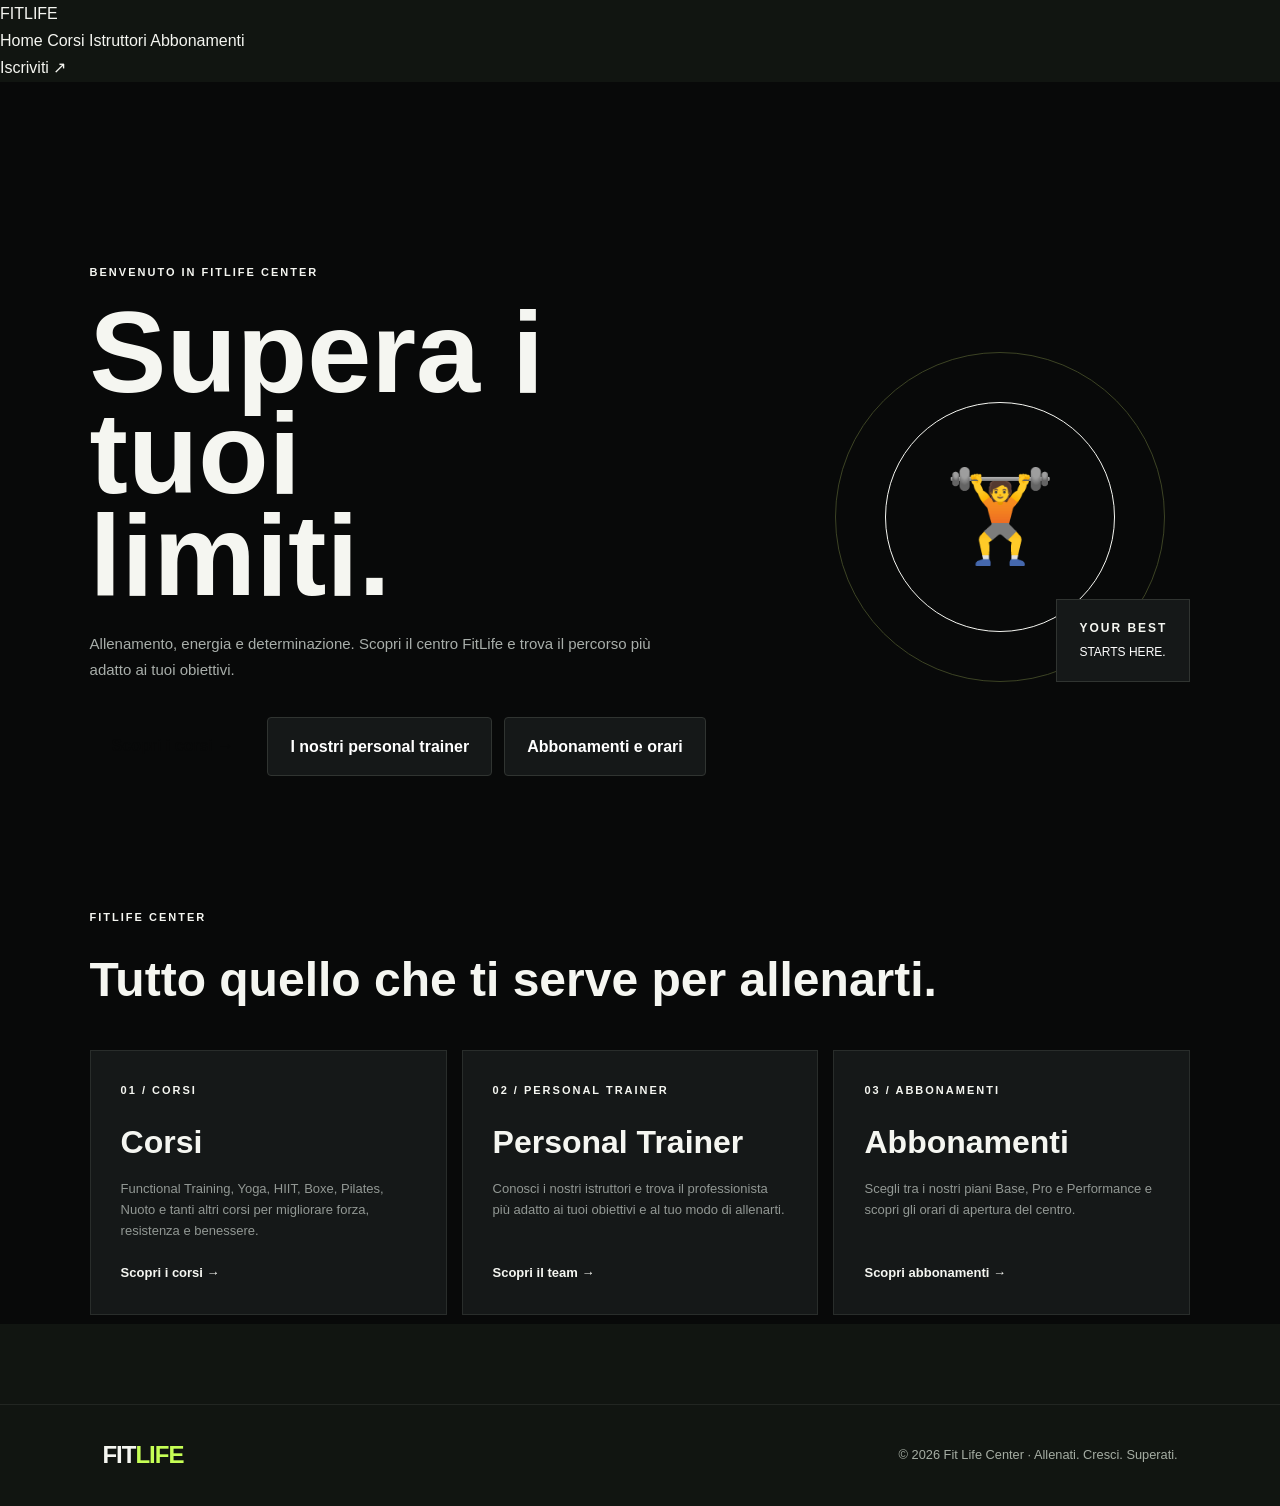
<file: index.html>
<!DOCTYPE html>
<html lang="it">
<head>
    <meta charset="UTF-8">
    <meta name="viewport" content="width=device-width, initial-scale=1.0">

    <title>FitLife Center — Home</title>

    <link rel="stylesheet" href="style.css">

    <style>
        .home-page {
            min-height: 100vh;
            padding: 120px 7% 9px;
            background: #080909;
        }

        .home-hero {
            max-width: 1280px;
            margin: auto;
            min-height: 70vh;
            display: flex;
            align-items: center;
            justify-content: space-between;
            gap: 60px;
        }

        .home-content {
            max-width: 700px;
        }

        .accent {
            color: var(--lime);
            font-size: 11px;
            font-weight: 900;
            letter-spacing: 2px;
        }

        .home-content h1 {
            font-family: Oswald, sans-serif;
            font-size: clamp(60px, 9vw, 120px);
            line-height: .88;
            margin: 18px 0 25px;
        }

        .home-content h1 span {
            color: var(--lime);
        }

        .home-content p {
            color: #a8aeaa;
            max-width: 600px;
            line-height: 1.7;
            font-size: 15px;
        }

        .home-buttons {
            display: flex;
            flex-wrap: wrap;
            gap: 12px;
            margin-top: 35px;
        }

        .home-button {
            display: inline-block;
            padding: 15px 22px;
            background: var(--lime);
            color: #080909;
            font-weight: 900;
            text-decoration: none;
            border-radius: 4px;
            transition: .2s;
        }

        .home-button:hover {
            transform: translateY(-3px);
        }

        .home-button.secondary {
            background: #151818;
            color: #fff;
            border: 1px solid #303431;
        }

        .home-visual {
            width: 380px;
            height: 380px;
            position: relative;
            display: flex;
            align-items: center;
            justify-content: center;
            flex-shrink: 0;
        }

        .visual-circle {
            position: absolute;
            border-radius: 50%;
            border: 1px solid #3c4324;
        }

        .circle-one {
            width: 330px;
            height: 330px;
        }

        .circle-two {
            width: 230px;
            height: 230px;
            border-color: var(--lime);
        }

        .fitness-icon {
            font-size: 90px;
            z-index: 2;
        }

        .visual-card {
            position: absolute;
            right: 0;
            bottom: 25px;
            background: #151818;
            border: 1px solid #303431;
            padding: 18px 22px;
            display: flex;
            flex-direction: column;
        }

        .visual-card strong {
            color: var(--lime);
            font-size: 12px;
            letter-spacing: 2px;
        }

        .visual-card span {
            color: white;
            font-size: 12px;
            margin-top: 4px;
        }

        .home-sections {
            max-width: 1280px;
            margin: 70px auto 0;
        }

        .home-sections-title {
            margin-bottom: 30px;
        }

        .home-sections-title h2 {
            font-family: Oswald, sans-serif;
            font-size: 48px;
            margin-top: 10px;
        }

        .home-sections-title h2 span {
            color: var(--lime);
        }

        .home-grid {
            display: grid;
            grid-template-columns: repeat(3, 1fr);
            gap: 15px;
        }

        .home-card {
            background: #151818;
            border: 1px solid #292d2b;
            padding: 30px;
            min-height: 260px;
            display: flex;
            flex-direction: column;
            transition: .25s;
        }

        .home-card:hover {
            transform: translateY(-5px);
            border-color: var(--lime);
        }

        .home-card-number {
            color: var(--lime);
            font-size: 11px;
            font-weight: 900;
            letter-spacing: 2px;
        }

        .home-card h3 {
            font-family: Oswald, sans-serif;
            font-size: 32px;
            margin: 15px 0 10px;
        }

        .home-card p {
            color: #929894;
            font-size: 13px;
            line-height: 1.6;
        }

        .card-link {
            margin-top: auto;
            padding-top: 20px;
            color: var(--lime);
            font-weight: 900;
            text-decoration: none;
            font-size: 13px;
        }

        footer {
            margin-top: 80px;
        }

        @media(max-width: 850px) {
            .home-hero {
                flex-direction: column;
                align-items: flex-start;
            }

            .home-visual {
                width: 100%;
                max-width: 380px;
                margin: auto;
            }

            .home-grid {
                grid-template-columns: 1fr;
            }
        }

        @media(max-width: 500px) {
            .home-page {
                padding: 100px 6% 50px;
            }

            .home-buttons {
                flex-direction: column;
            }

            .home-button {
                text-align: center;
            }
        }
    </style>
</head>

<body>

<header class="header">
    <nav class="nav">

        <a href="index.html" class="brand">
            FIT<span>LIFE</span>
        </a>

        <div class="nav-links">
            <a href="index.html">Home</a>
            <a href="sezione-a.html">Corsi</a>
            <a href="sezione-b.html">Istruttori</a>
            <a href="sezione-c.html">Abbonamenti</a>
        </div>

        <a class="nav-cta" href="sezione-c.html">
            Iscriviti <span>↗</span>
        </a>

    </nav>
</header>


<main class="home-page">

    <!-- HERO -->
    <section class="home-hero">

        <div class="home-content">

            <small class="accent">
                BENVENUTO IN FITLIFE CENTER
            </small>

            <h1>
                Supera i tuoi<br>
                <span>limiti.</span>
            </h1>

            <p>
                Allenamento, energia e determinazione.
                Scopri il centro FitLife e trova il percorso
                più adatto ai tuoi obiettivi.
            </p>

            <div class="home-buttons">

                <a href="sezione-a.html" class="home-button">
                    Scopri i corsi →
                </a>

                <a href="sezione-b.html" class="home-button secondary">
                    I nostri personal trainer
                </a>

                <a href="sezione-c.html" class="home-button secondary">
                    Abbonamenti e orari
                </a>

            </div>

        </div>


        <div class="home-visual">

            <div class="visual-circle circle-one"></div>
            <div class="visual-circle circle-two"></div>

            <div class="fitness-icon">
                🏋️
            </div>

            <div class="visual-card">
                <strong>YOUR BEST</strong>
                <span>STARTS HERE.</span>
            </div>

        </div>

    </section>


    <!-- TRE SEZIONI -->
    <section class="home-sections">

        <div class="home-sections-title">

            <small class="accent">
                FITLIFE CENTER
            </small>

            <h2>
                Tutto quello che ti serve per
                <span>allenarti.</span>
            </h2>

        </div>


        <div class="home-grid">


            <!-- CORSI -->
            <article class="home-card">

                <span class="home-card-number">
                    01 / CORSI
                </span>

                <h3>
                    Corsi
                </h3>

                <p>
                    Functional Training, Yoga, HIIT, Boxe,
                    Pilates, Nuoto e tanti altri corsi per
                    migliorare forza, resistenza e benessere.
                </p>

                <a href="sezione-a.html" class="card-link">
                    Scopri i corsi →
                </a>

            </article>


            <!-- PERSONAL TRAINER -->
            <article class="home-card">

                <span class="home-card-number">
                    02 / PERSONAL TRAINER
                </span>

                <h3>
                    Personal Trainer
                </h3>

                <p>
                    Conosci i nostri istruttori e trova il
                    professionista più adatto ai tuoi obiettivi
                    e al tuo modo di allenarti.
                </p>

                <a href="sezione-b.html" class="card-link">
                    Scopri il team →
                </a>

            </article>


            <!-- ABBONAMENTI -->
            <article class="home-card">

                <span class="home-card-number">
                    03 / ABBONAMENTI
                </span>

                <h3>
                    Abbonamenti
                </h3>

                <p>
                    Scegli tra i nostri piani Base, Pro e
                    Performance e scopri gli orari di apertura
                    del centro.
                </p>

                <a href="sezione-c.html" class="card-link">
                    Scopri abbonamenti →
                </a>

            </article>


        </div>

    </section>

</main>


<footer>

    <a href="index.html" class="logo">
        FIT<span>LIFE</span>
    </a>

    <p>
        © 2026 Fit Life Center · Allenati. Cresci. Superati.
    </p>

</footer>


</body>
</html>
</file>
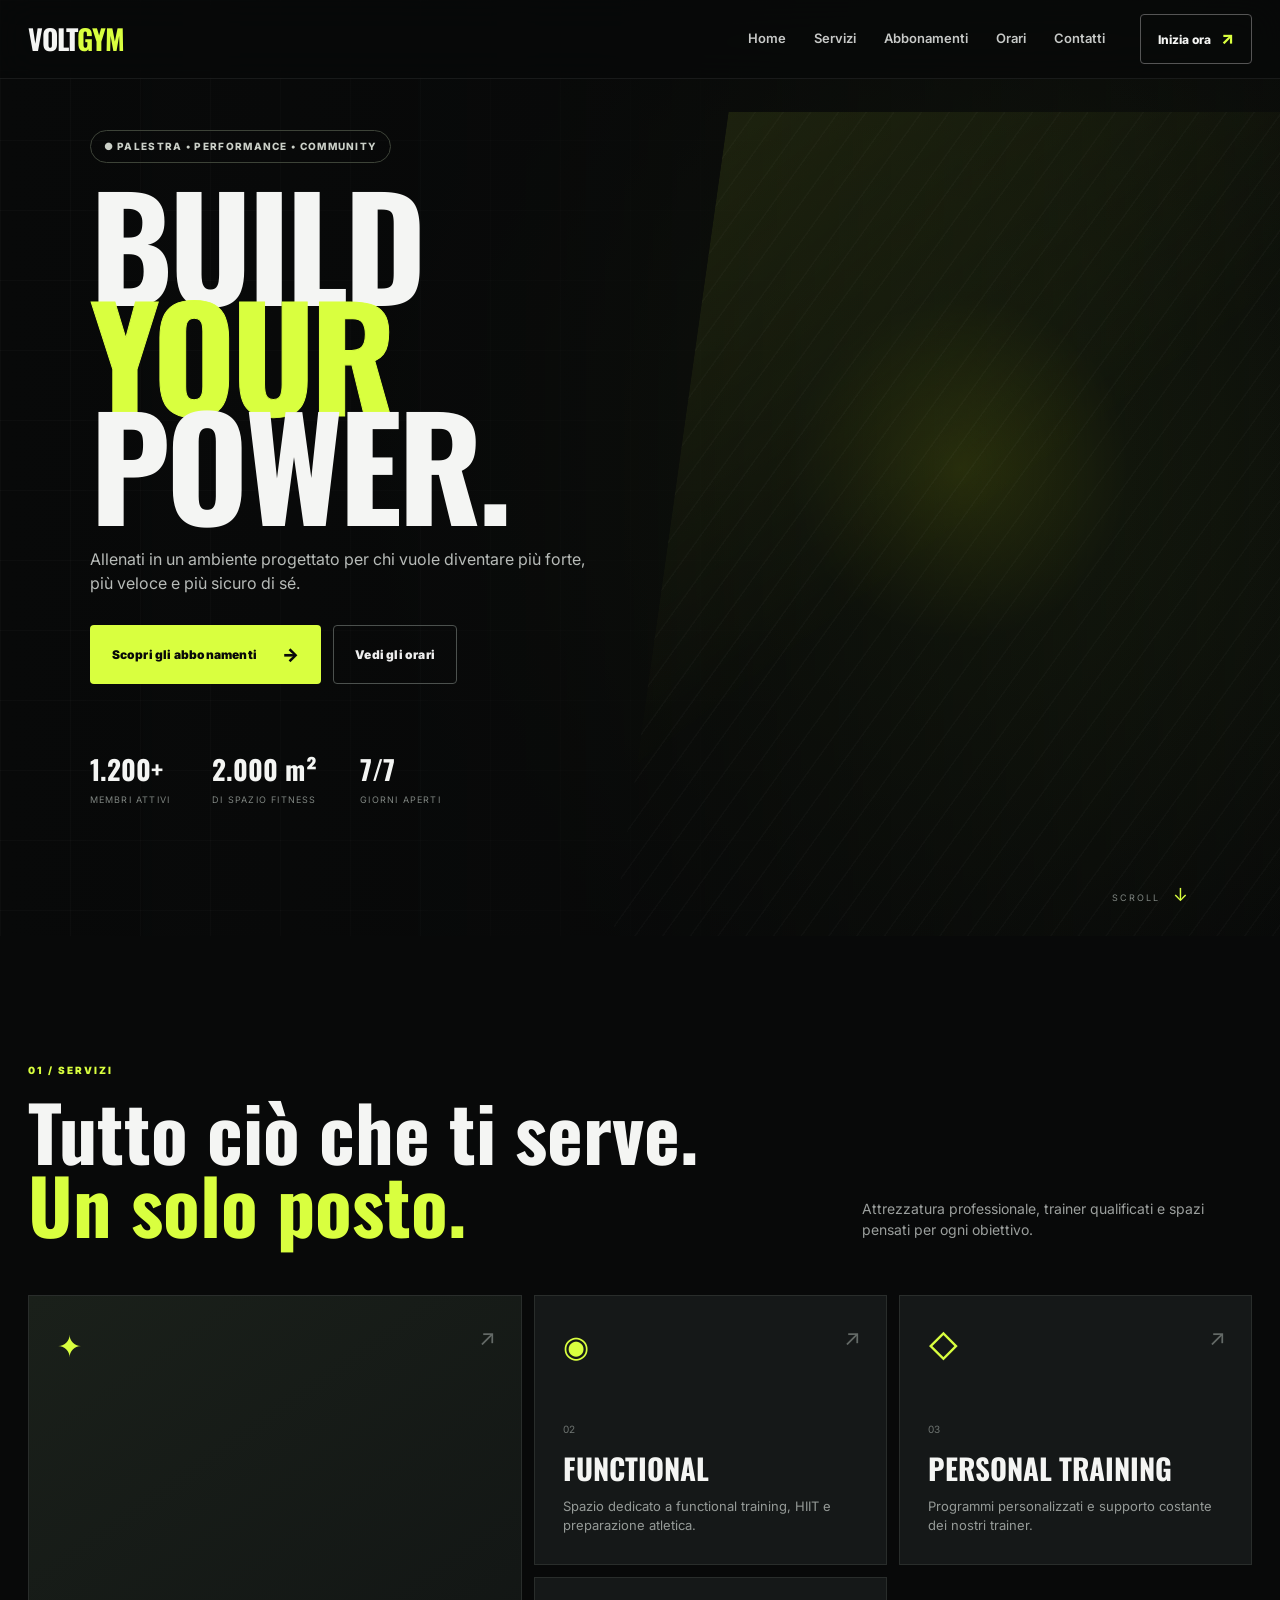
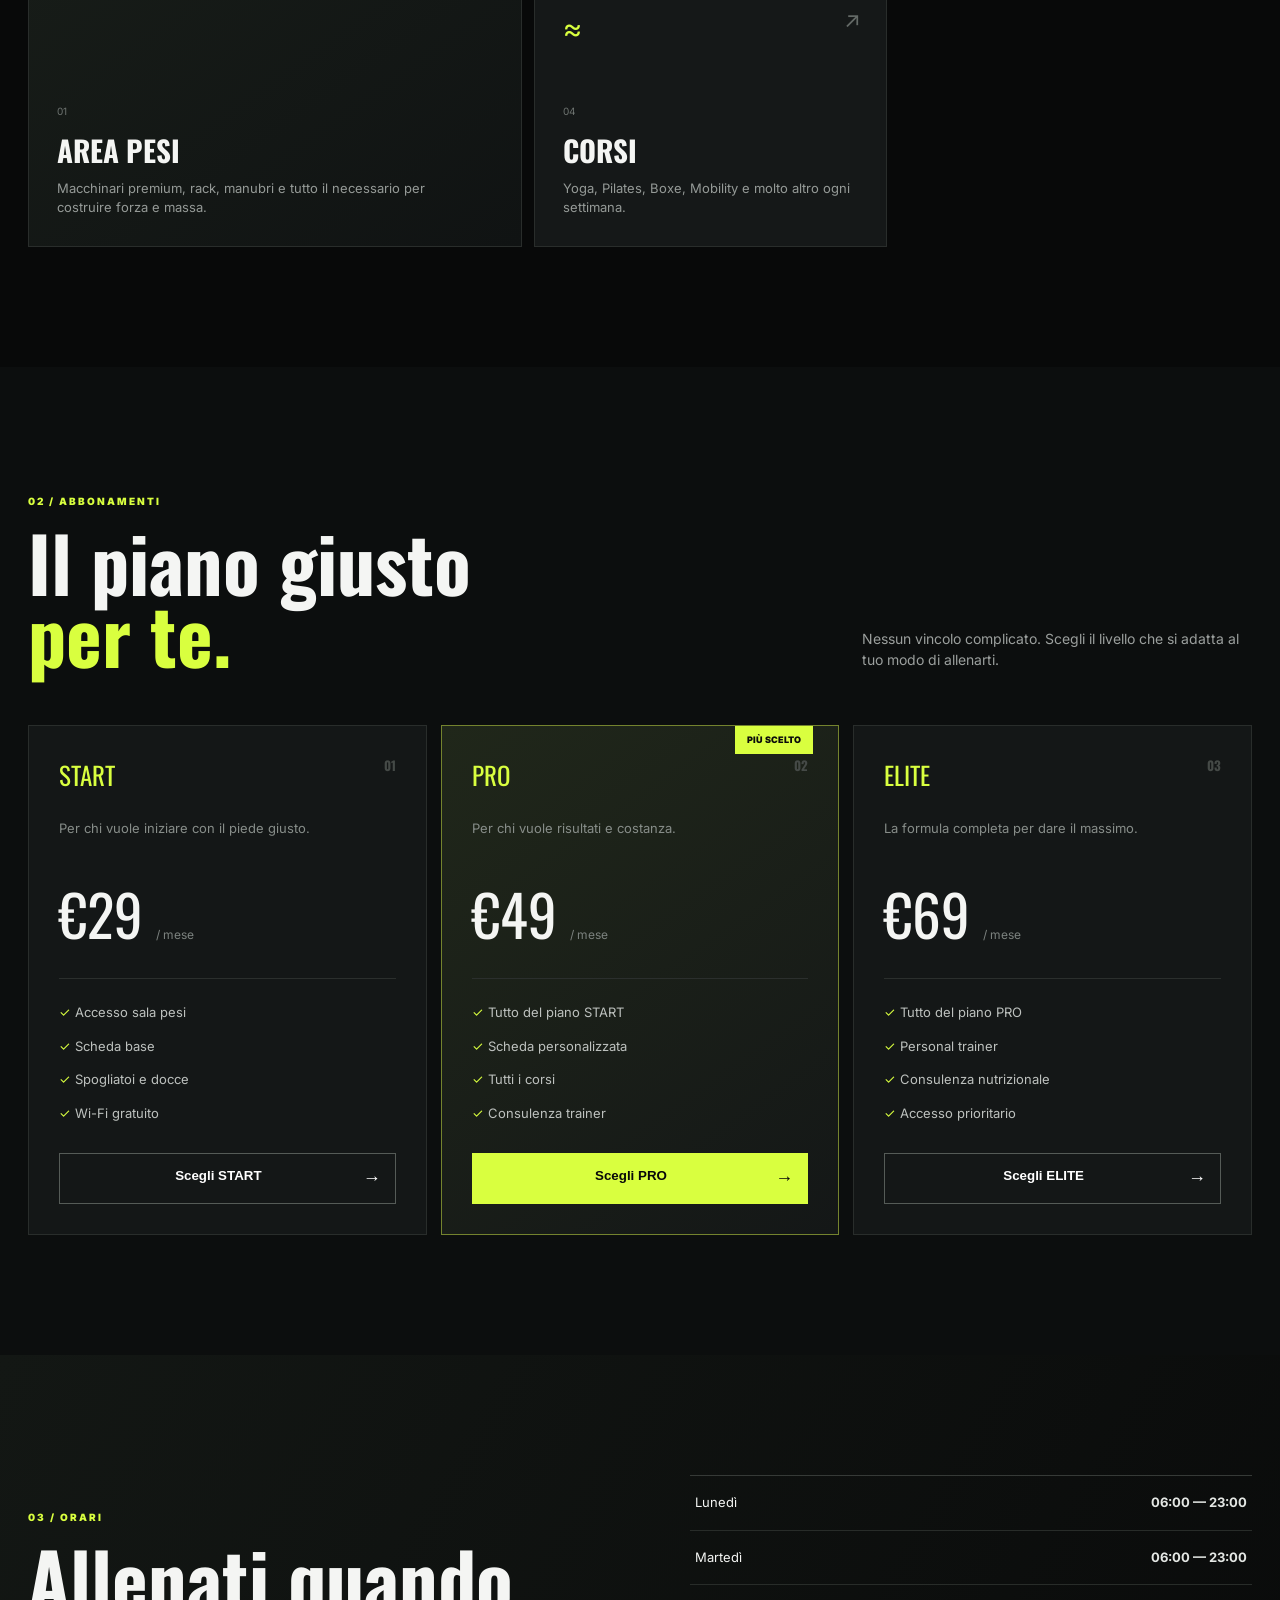
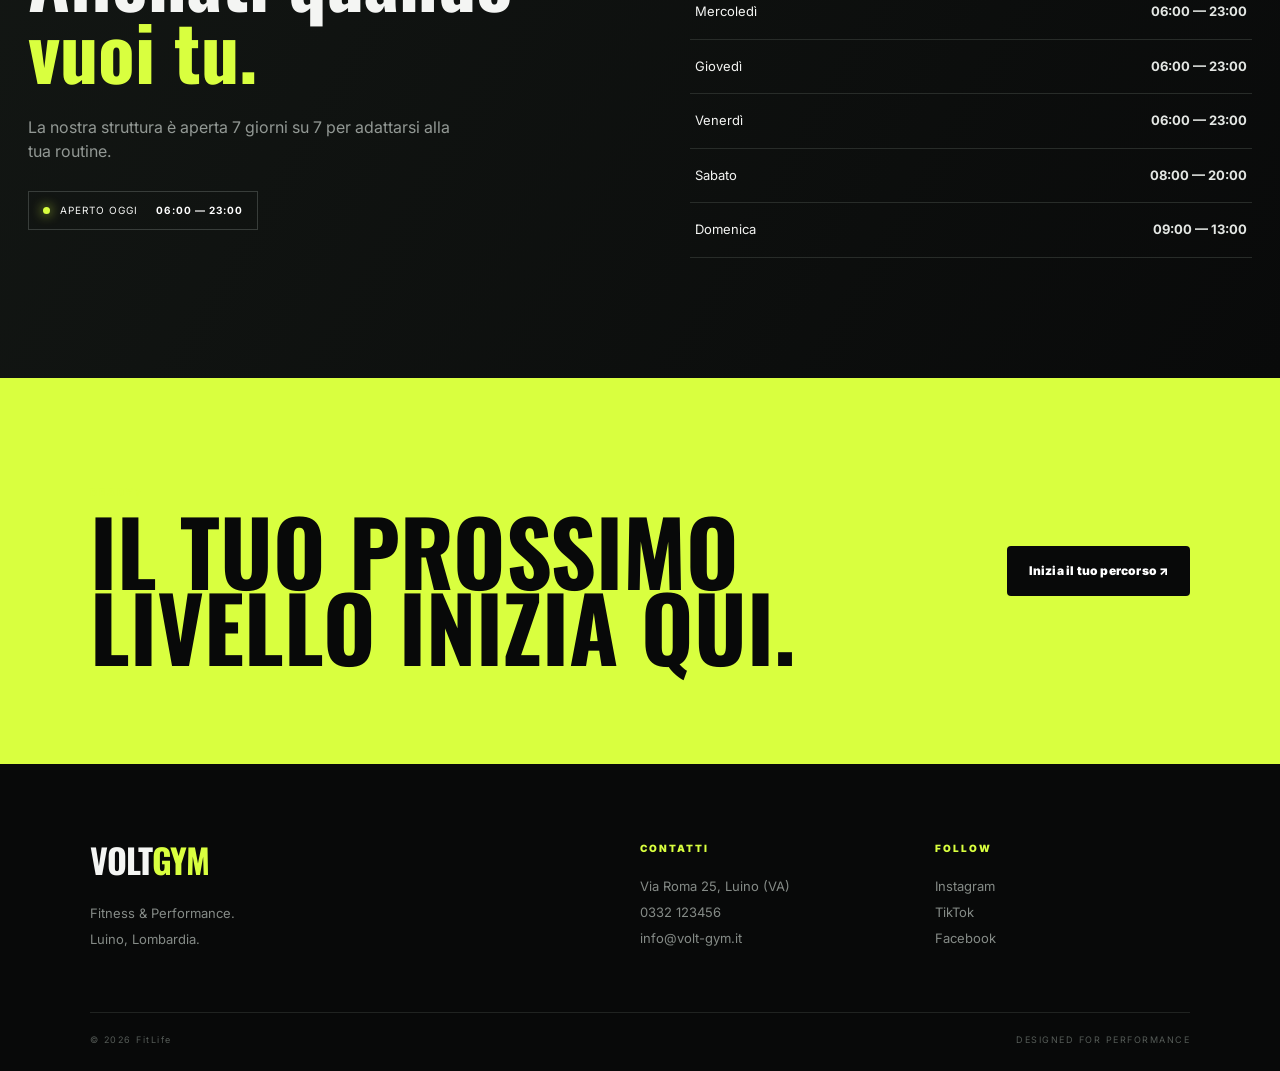
<file: paginaWeb/index.html>
<!DOCTYPE html>
<html lang="it">
<head>
  <meta charset="UTF-8">
  <meta name="viewport" content="width=device-width, initial-scale=1.0">
  <title>FitLife — Fitness & Performance</title>
  <link rel="preconnect" href="https://fonts.googleapis.com">
  <link rel="preconnect" href="https://fonts.gstatic.com" crossorigin>
  <link href="https://fonts.googleapis.com/css2?family=Inter:wght@400;500;600;700;800;900&family=Oswald:wght@500;600;700&display=swap" rel="stylesheet">
  <link rel="stylesheet" href="style.css">
</head>
<body>

<header class="header">
  <nav class="nav">
    <a href="#home" class="brand">VOLT<span>GYM</span></a>
    <div class="nav-links" id="navLinks">
      <a href="#home">Home</a>
      <a href="#servizi">Servizi</a>
      <a href="#abbonamenti">Abbonamenti</a>
      <a href="#orari">Orari</a>
      <a href="#contatti">Contatti</a>
    </div>
    <a class="nav-cta" href="#abbonamenti">Inizia ora <span>↗</span></a>
    <button class="hamburger" id="hamburger">☰</button>
  </nav>
</header>

<main>
<section id="home" class="hero">
  <div class="hero-overlay"></div>
  <div class="hero-grid"></div>
  <div class="hero-content">
    <div class="pill">● PALESTRA • PERFORMANCE • COMMUNITY</div>
    <h1>BUILD<br><em>YOUR</em><br>POWER.</h1>
    <p>Allenati in un ambiente progettato per chi vuole diventare più forte, più veloce e più sicuro di sé.</p>
    <div class="hero-buttons">
      <a class="btn btn-primary" href="#abbonamenti">Scopri gli abbonamenti <span>→</span></a>
      <a class="btn btn-ghost" href="#orari">Vedi gli orari</a>
    </div>
    <div class="hero-stats">
      <div><strong>1.200+</strong><span>MEMBRI ATTIVI</span></div>
      <div><strong>2.000 m²</strong><span>DI SPAZIO FITNESS</span></div>
      <div><strong>7/7</strong><span>GIORNI APERTI</span></div>
    </div>
  </div>
  <div class="scroll">SCROLL <span>↓</span></div>
</section>

<section id="servizi" class="section services">
  <div class="section-head">
    <div><small>01 / SERVIZI</small><h2>Tutto ciò che ti serve.<br><span>Un solo posto.</span></h2></div>
    <p>Attrezzatura professionale, trainer qualificati e spazi pensati per ogni obiettivo.</p>
  </div>
  <div class="service-grid">
    <article class="service-card large"><div class="service-icon">✦</div><div><small>01</small><h3>AREA PESI</h3><p>Macchinari premium, rack, manubri e tutto il necessario per costruire forza e massa.</p></div><span class="arrow">↗</span></article>
    <article class="service-card"><div class="service-icon">◉</div><div><small>02</small><h3>FUNCTIONAL</h3><p>Spazio dedicato a functional training, HIIT e preparazione atletica.</p></div><span class="arrow">↗</span></article>
    <article class="service-card"><div class="service-icon">◇</div><div><small>03</small><h3>PERSONAL TRAINING</h3><p>Programmi personalizzati e supporto costante dei nostri trainer.</p></div><span class="arrow">↗</span></article>
    <article class="service-card"><div class="service-icon">≈</div><div><small>04</small><h3>CORSI</h3><p>Yoga, Pilates, Boxe, Mobility e molto altro ogni settimana.</p></div><span class="arrow">↗</span></article>
  </div>
</section>

<section id="abbonamenti" class="section pricing">
  <div class="section-head centered">
    <div><small>02 / ABBONAMENTI</small><h2>Il piano giusto<br><span>per te.</span></h2></div>
    <p>Nessun vincolo complicato. Scegli il livello che si adatta al tuo modo di allenarti.</p>
  </div>
  <div class="pricing-grid">
    <article class="price-card">
      <div class="price-top"><span>START</span><b>01</b></div>
      <p class="price-desc">Per chi vuole iniziare con il piede giusto.</p>
      <div class="price">€29 <small>/ mese</small></div>
      <ul><li>✓ Accesso sala pesi</li><li>✓ Scheda base</li><li>✓ Spogliatoi e docce</li><li>✓ Wi-Fi gratuito</li></ul>
      <button class="choose" data-plan="START">Scegli START <span>→</span></button>
    </article>
    <article class="price-card featured">
      <div class="popular">PIÙ SCELTO</div>
      <div class="price-top"><span>PRO</span><b>02</b></div>
      <p class="price-desc">Per chi vuole risultati e costanza.</p>
      <div class="price">€49 <small>/ mese</small></div>
      <ul><li>✓ Tutto del piano START</li><li>✓ Scheda personalizzata</li><li>✓ Tutti i corsi</li><li>✓ Consulenza trainer</li></ul>
      <button class="choose" data-plan="PRO">Scegli PRO <span>→</span></button>
    </article>
    <article class="price-card">
      <div class="price-top"><span>ELITE</span><b>03</b></div>
      <p class="price-desc">La formula completa per dare il massimo.</p>
      <div class="price">€69 <small>/ mese</small></div>
      <ul><li>✓ Tutto del piano PRO</li><li>✓ Personal trainer</li><li>✓ Consulenza nutrizionale</li><li>✓ Accesso prioritario</li></ul>
      <button class="choose" data-plan="ELITE">Scegli ELITE <span>→</span></button>
    </article>
  </div>
</section>

<section id="orari" class="hours">
  <div class="hours-inner">
    <div>
      <small>03 / ORARI</small>
      <h2>Allenati quando<br><span>vuoi tu.</span></h2>
      <p>La nostra struttura è aperta 7 giorni su 7 per adattarsi alla tua routine.</p>
      <div class="open-now"><i></i> APERTO OGGI <strong>06:00 — 23:00</strong></div>
    </div>
    <div class="schedule">
      <div><span>Lunedì</span><b>06:00 — 23:00</b></div>
      <div><span>Martedì</span><b>06:00 — 23:00</b></div>
      <div><span>Mercoledì</span><b>06:00 — 23:00</b></div>
      <div><span>Giovedì</span><b>06:00 — 23:00</b></div>
      <div><span>Venerdì</span><b>06:00 — 23:00</b></div>
      <div><span>Sabato</span><b>08:00 — 20:00</b></div>
      <div><span>Domenica</span><b>09:00 — 13:00</b></div>
    </div>
  </div>
</section>

<section class="banner">
  <div><small>READY?</small><h2>IL TUO PROSSIMO<br><em>LIVELLO INIZIA QUI.</em></h2></div>
  <a class="btn btn-dark" href="#abbonamenti">Inizia il tuo percorso ↗</a>
</section>
</main>

<footer id="contatti">
  <div class="footer-main">
    <div><a class="brand" href="#home">VOLT<span>GYM</span></a><p>Fitness & Performance.<br>Luino, Lombardia.</p></div>
    <div><small>CONTATTI</small><p>Via Roma 25, Luino (VA)<br>0332 123456<br>info@volt-gym.it</p></div>
    <div><small>FOLLOW</small><p>Instagram<br>TikTok<br>Facebook</p></div>
  </div>
  <div class="footer-bottom"><span>© 2026 FitLife</span><span>DESIGNED FOR PERFORMANCE</span></div>
</footer>

<div class="modal" id="modal">
  <div class="modal-box">
    <button class="close" id="close">×</button>
    <small>RICHIESTA ISCRIZIONE</small>
    <h2>Piano <span id="planName"></span></h2>
    <p>Lascia i tuoi dati. Ti ricontatteremo per completare l'iscrizione.</p>
    <form id="form">
      <input required placeholder="Nome e cognome">
      <input required type="email" placeholder="Email">
      <input placeholder="Numero di telefono">
      <button class="btn btn-primary" type="submit">Invia richiesta →</button>
    </form>
    <div id="success"></div>
  </div>
</div>
<script src="script.js"></script>
</body>
</html>
</file>
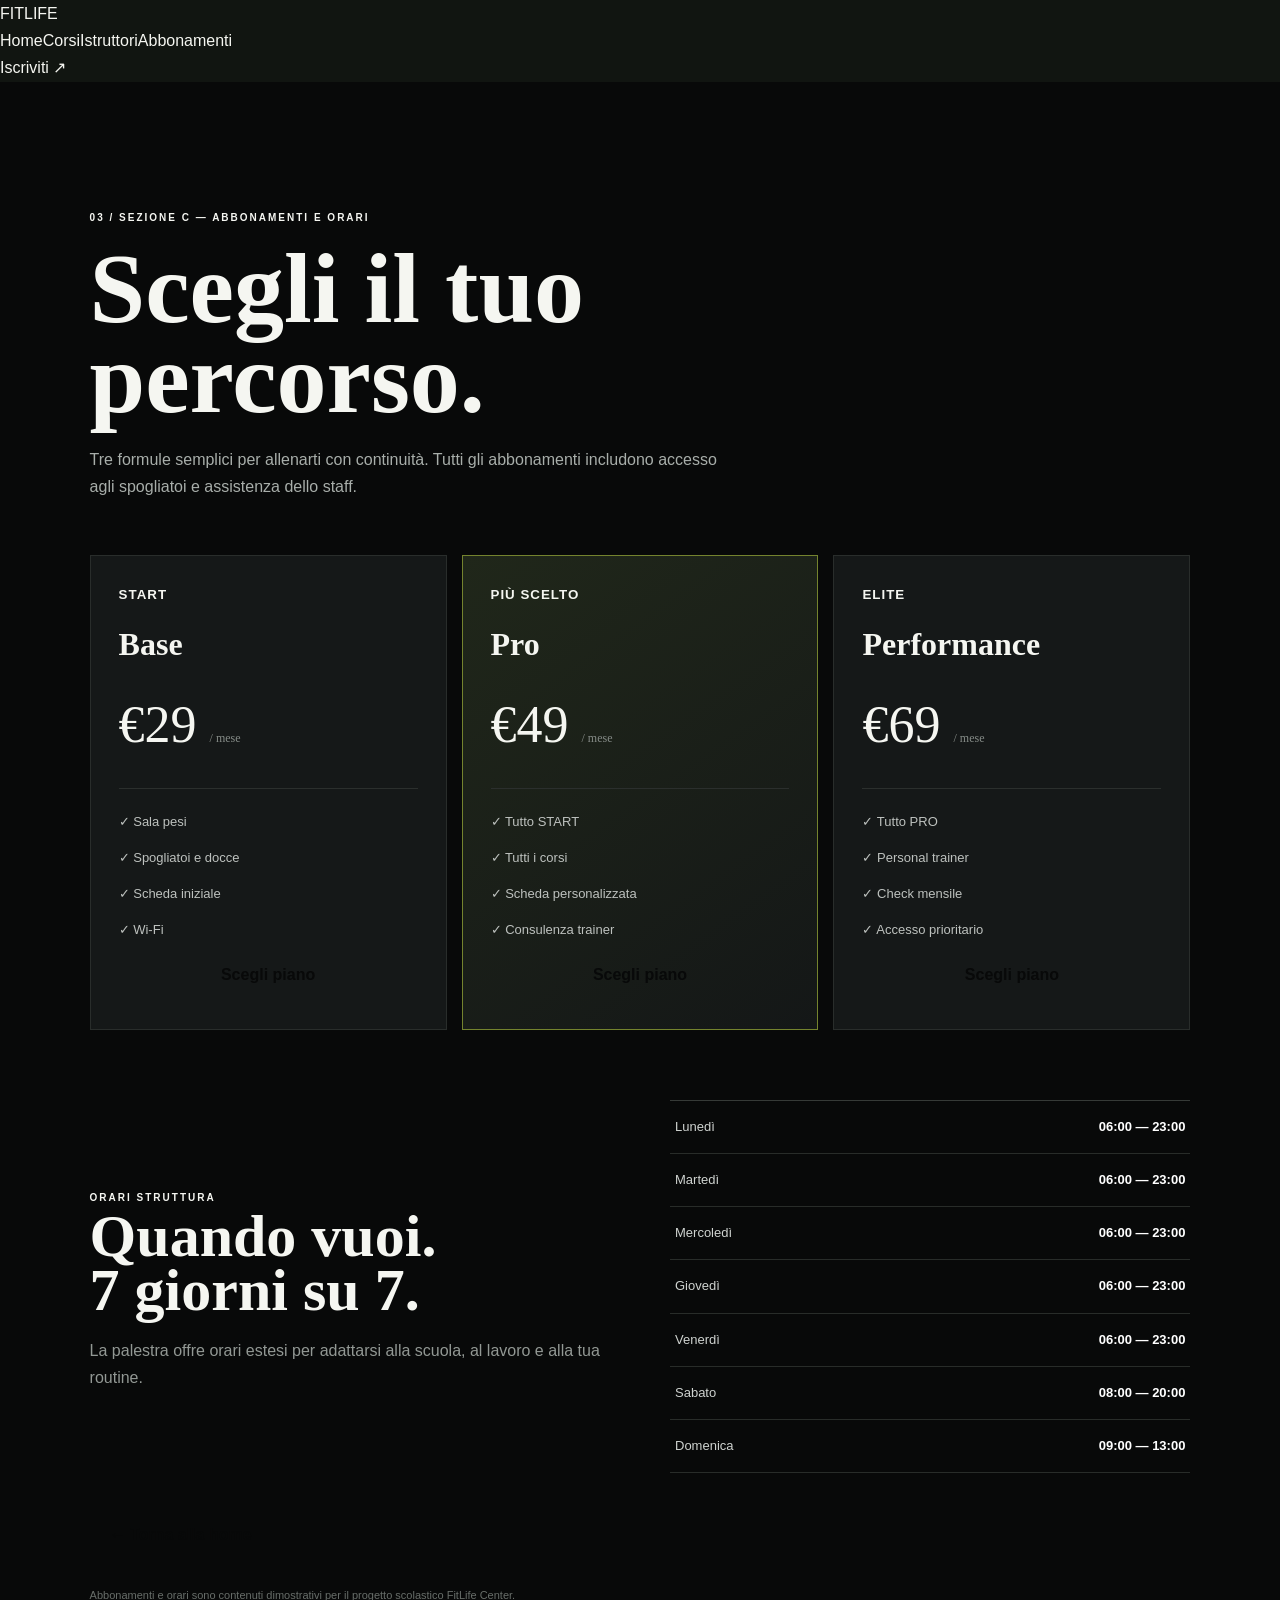
<file: sezione-c.html>
<!DOCTYPE html>
<html lang="it"><head><meta charset="UTF-8"><meta name="viewport" content="width=device-width, initial-scale=1.0"><title>FitLife Center — Abbonamenti e orari</title><link rel="stylesheet" href="style.css"><style>
.section-page{min-height:100vh;padding:120px 7% 70px;background:#080909}.intro{max-width:760px;margin-bottom:55px}.accent{color:var(--lime);font-size:10px;font-weight:900;letter-spacing:2px}.intro h1{font-family:Oswald;font-size:clamp(55px,8vw,100px);line-height:.9;margin-top:15px}.intro h1 span{color:var(--lime)}.intro p{color:#a8aeaa;max-width:650px;margin-top:22px}.plan-grid{max-width:1280px;margin:auto;display:grid;grid-template-columns:repeat(3,1fr);gap:15px}.plan{background:#151818;border:1px solid #292d2b;padding:28px;min-height:390px;display:flex;flex-direction:column}.plan.featured{border-color:#74832e;background:linear-gradient(145deg,#20271a,#141717)}.plan small{color:var(--lime);font-weight:900;letter-spacing:1px}.plan h2{font-family:Oswald;font-size:32px;margin:10px 0}.price{font-family:Oswald;font-size:52px}.price span{font-family:Inter;font-size:12px;color:#858b87}.plan ul{list-style:none;border-top:1px solid #2b2f2d;margin-top:18px;padding-top:15px;color:#bdc1be;font-size:13px}.plan li{padding:7px 0}.plan a{margin-top:auto;background:var(--lime);color:#080909;text-align:center;padding:13px;font-weight:900}.hours-box{max-width:1280px;margin:70px auto 0;display:grid;grid-template-columns:1fr 1fr;gap:60px;align-items:center}.hours-box h2{font-family:Oswald;font-size:60px;line-height:.9}.hours-box h2 span{color:var(--lime)}.hours-box p{color:#929894;margin-top:20px}.schedule{border-top:1px solid #363a37}.schedule div{display:flex;justify-content:space-between;padding:15px 5px;border-bottom:1px solid #282c29;color:#cfd3d0;font-size:13px}.schedule b{color:#fff}.home-link{display:inline-block;margin-top:35px;padding:13px 20px;background:var(--lime);color:#080909;font-weight:900;border-radius:4px}.note{max-width:1280px;margin:25px auto 0;color:#686e6a;font-size:11px}@media(max-width:850px){.plan-grid,.hours-box{grid-template-columns:1fr}.hours-box{gap:40px}}
</style></head><body><header class="header"><nav class="nav"><a href="index.html" class="brand">FIT<span>LIFE</span></a><div class="nav-links"><a href="index.html">Home</a><a href="sezione-a.html">Corsi</a><a href="sezione-b.html">Istruttori</a><a href="sezione-c.html">Abbonamenti</a></div><a class="nav-cta" href="sezione-c.html">Iscriviti <span>↗</span></a></nav></header>
<main class="section-page"><div class="intro"><small class="accent">03 / SEZIONE C — ABBONAMENTI E ORARI</small><h1>Scegli il tuo<br><span>percorso.</span></h1><p>Tre formule semplici per allenarti con continuità. Tutti gli abbonamenti includono accesso agli spogliatoi e assistenza dello staff.</p></div><div class="plan-grid">
<article class="plan"><small>START</small><h2>Base</h2><div class="price">€29 <span>/ mese</span></div><ul><li>✓ Sala pesi</li><li>✓ Spogliatoi e docce</li><li>✓ Scheda iniziale</li><li>✓ Wi-Fi</li></ul><a href="index.html#abbonamenti">Scegli piano</a></article>
<article class="plan featured"><small>PIÙ SCELTO</small><h2>Pro</h2><div class="price">€49 <span>/ mese</span></div><ul><li>✓ Tutto START</li><li>✓ Tutti i corsi</li><li>✓ Scheda personalizzata</li><li>✓ Consulenza trainer</li></ul><a href="index.html#abbonamenti">Scegli piano</a></article>
<article class="plan"><small>ELITE</small><h2>Performance</h2><div class="price">€69 <span>/ mese</span></div><ul><li>✓ Tutto PRO</li><li>✓ Personal trainer</li><li>✓ Check mensile</li><li>✓ Accesso prioritario</li></ul><a href="index.html#abbonamenti">Scegli piano</a></article>
</div><div class="hours-box"><div><small class="accent">ORARI STRUTTURA</small><h2>Quando vuoi.<br><span>7 giorni su 7.</span></h2><p>La palestra offre orari estesi per adattarsi alla scuola, al lavoro e alla tua routine.</p></div><div class="schedule"><div><span>Lunedì</span><b>06:00 — 23:00</b></div><div><span>Martedì</span><b>06:00 — 23:00</b></div><div><span>Mercoledì</span><b>06:00 — 23:00</b></div><div><span>Giovedì</span><b>06:00 — 23:00</b></div><div><span>Venerdì</span><b>06:00 — 23:00</b></div><div><span>Sabato</span><b>08:00 — 20:00</b></div><div><span>Domenica</span><b>09:00 — 13:00</b></div></div></div><a class="home-link" href="index.html">← Torna alla home</a><p class="note">Abbonamenti e orari sono contenuti dimostrativi per il progetto scolastico FitLife Center.</p></main></body></html>
</file>
<file: style.css>
:root {
  --dark: #111511;
  --surface: #1b211c;
  --green: #c6ff55;
  --white: #f5f6f1;
  --muted: #a5ada3;
}

* {
  margin: 0;
  padding: 0;
  box-sizing: border-box;
}

html {
  scroll-behavior: smooth;
  scroll-padding-top: 30px;
}

body {
  font-family: 'Montserrat', sans-serif;
  background: var(--dark);
  color: var(--white);
  line-height: 1.7;
}

a {
  text-decoration: none;
  color: inherit;
}

.hero {
  min-height: 600px;
  padding: 24px 8% 100px;
  position: relative;
  overflow: hidden;
  background:
    radial-gradient(ellipse at 85% 30%, #35472b 0%, transparent 45%),
    linear-gradient(135deg, #111511, #20291d);
}

.navbar {
  display: flex;
  justify-content: space-between;
  align-items: center;
  max-width: 1400px;
  margin: auto;
}

.logo {
  font-size: 1.5rem;
  font-weight: 800;
  letter-spacing: -1px;
}

.logo span,
.hero h1 span,
.section-heading h2 span,
.cta-section h2 span {
  color: var(--green);
}

.nav-button {
  border: 1px solid #64705d;
  padding: 10px 22px;
  border-radius: 30px;
  font-size: 0.85rem;
  transition: 0.3s;
}

.nav-button:hover {
  background: var(--green);
  color: var(--dark);
}

.hero-content {
  max-width: 1400px;
  margin: 100px auto 0;
  position: relative;
  z-index: 2;
}

.eyebrow {
  color: var(--green);
  font-size: 0.75rem;
  font-weight: 700;
  letter-spacing: 3px;
  margin-bottom: 18px;
}

.hero h1 {
  font-size: clamp(3.5rem, 8vw, 7rem);
  line-height: 1.05;
  font-weight: 800;
  letter-spacing: -5px;
}

.hero-description {
  max-width: 480px;
  color: #c1c9bd;
  margin: 25px 0 32px;
}

.main-button {
  display: inline-block;
  background: var(--green);
  color: var(--dark);
  padding: 15px 25px;
  border-radius: 5px;
  font-weight: 800;
  font-size: 0.8rem;
  letter-spacing: 0.5px;
  transition: transform 0.3s, background 0.3s;
}

.main-button:hover {
  transform: translateY(-4px);
  background: #d8ff8c;
}

.hero-decoration {
  position: absolute;
  right: 7%;
  bottom: 35px;
  font-size: clamp(3rem, 9vw, 8rem);
  font-weight: 800;
  line-height: 0.95;
  color: #ffffff08;
  text-align: right;
  pointer-events: none;
}

.courses-section {
  max-width: 1400px;
  margin: auto;
  padding: 100px 8%;
}

.section-heading {
  text-align: center;
  margin-bottom: 55px;
}

.section-heading h2,
.cta-section h2 {
  font-size: clamp(2rem, 5vw, 3.5rem);
  line-height: 1.2;
  letter-spacing: -1.5px;
  font-weight: 800;
}

.section-heading > p:last-child {
  margin-top: 12px;
  color: var(--muted);
}

.courses-grid {
  display: grid;
  grid-template-columns: repeat(3, minmax(0, 1fr));
  gap: 25px;
}

.course-card {
  background: var(--surface);
  border: 1px solid #ffffff0d;
  border-radius: 12px;
  overflow: hidden;
  transition: transform 0.3s, border-color 0.3s;
}

.course-card:hover {
  transform: translateY(-7px);
  border-color: #c6ff5560;
}

.course-image {
  height: 190px;
  display: flex;
  align-items: center;
  justify-content: center;
  position: relative;
  overflow: hidden;
}

.course-image::before,
.course-image::after {
  content: "";
  position: absolute;
  border: 1px solid #ffffff20;
  border-radius: 50%;
}

.course-image::before {
  width: 180px;
  height: 180px;
}

.course-image::after {
  width: 240px;
  height: 240px;
}

.swimming {
  background: linear-gradient(135deg, #104b61, #147c88);
}

.fitness {
  background: linear-gradient(135deg, #673d22, #b76b30);
}

.yoga {
  background: linear-gradient(135deg, #44375f, #7962a5);
}

.pilates {
  background: linear-gradient(135deg, #315844, #63976a);
}

.martial {
  background: linear-gradient(135deg, #692e34, #b04c4c);
}

.course-number {
  position: absolute;
  top: 15px;
  left: 18px;
  color: #ffffffa0;
  font-size: 0.8rem;
  font-weight: 700;
}

.course-icon {
  font-size: 4rem;
  z-index: 1;
  filter: drop-shadow(0 5px 10px #0003);
  transition: transform 0.3s;
}

.course-card:hover .course-icon {
  transform: scale(1.12) rotate(-5deg);
}

.course-info {
  padding: 25px;
}

.category {
  color: var(--green);
  font-size: 0.68rem;
  font-weight: 800;
  letter-spacing: 2px;
}

.course-info h3 {
  font-size: 1.5rem;
  margin: 5px 0 10px;
}

.course-info > p {
  color: var(--muted);
  font-size: 0.88rem;
  min-height: 90px;
}

.course-details {
  display: flex;
  flex-wrap: wrap;
  gap: 8px 15px;
  padding: 18px 0;
  margin-top: 12px;
  border-top: 1px solid #ffffff12;
  color: #d1d7ce;
  font-size: 0.72rem;
}

.details-button {
  border: none;
  background: transparent;
  color: var(--green);
  font-family: inherit;
  font-weight: 800;
  font-size: 0.75rem;
  cursor: pointer;
  padding: 8px 0;
  text-align: left;
}

.details-button:hover {
  color: white;
}

.extra-details {
  display: none;
  border-top: 1px solid #ffffff15;
  padding-top: 15px;
  margin-top: 12px;
  color: var(--muted);
  font-size: 0.82rem;
}

.extra-details.open {
  display: block;
  animation: reveal 0.3s ease;
}

.extra-details p + p {
  margin-top: 10px;
}

.extra-details strong {
  color: var(--white);
}

.cta-section {
  padding: 90px 8%;
  text-align: center;
  background: linear-gradient(135deg, #222c1e, #141a14);
}

.cta-section > p:not(.eyebrow) {
  color: var(--muted);
  margin: 20px auto 30px;
}

footer {
  padding: 30px 8%;
  display: flex;
  justify-content: space-between;
  align-items: center;
  gap: 20px;
  border-top: 1px solid #ffffff12;
}

footer p {
  color: var(--muted);
  font-size: 0.8rem;
}

@keyframes reveal {
  from {
    opacity: 0;
    transform: translateY(-5px);
  }
  to {
    opacity: 1;
    transform: translateY(0);
  }
}

@media (max-width: 1000px) {
  .courses-grid {
    grid-template-columns: repeat(2, minmax(0, 1fr));
  }

  .hero-decoration {
    font-size: 5rem;
  }
}

@media (max-width: 600px) {
  .hero {
    padding: 20px 6% 80px;
    min-height: 570px;
  }

  .hero-content {
    margin-top: 100px;
  }

  .hero h1 {
    letter-spacing: -2px;
  }

  .hero-decoration {
    font-size: 4rem;
    bottom: 20px;
  }

  .courses-section {
    padding: 70px 6%;
  }

  .courses-grid {
    grid-template-columns: 1fr;
    gap: 22px;
  }

  .course-info > p {
    min-height: auto;
  }

  .cta-section {
    padding: 70px 6%;
  }

  footer {
    flex-direction: column;
    text-align: center;
  }
}

@media (prefers-reduced-motion: reduce) {
  *,
  *::before,
  *::after {
    scroll-behavior: auto !important;
    animation-duration: 0.01ms !important;
    transition-duration: 0.01ms !important;
  }
}
</file>
<file: paginaWeb/style.css>
*{box-sizing:border-box;margin:0;padding:0}
:root{--lime:#d9ff3f;--black:#080909;--dark:#101212;--card:#151818;--muted:#9b9f9d;--line:#292d2b}
html{scroll-behavior:smooth}
body{font-family:Inter,Arial,sans-serif;background:var(--black);color:#f4f5f3;line-height:1.5}
a{text-decoration:none;color:inherit}
.header{position:fixed;top:0;width:100%;z-index:20;background:rgba(8,9,9,.72);backdrop-filter:blur(18px);border-bottom:1px solid rgba(255,255,255,.07)}
.nav{max-width:1280px;margin:auto;height:78px;padding:0 28px;display:flex;align-items:center;gap:35px}
.brand{font-family:Oswald,sans-serif;font-size:28px;font-weight:700;letter-spacing:-1px}
.brand span{color:var(--lime)}
.nav-links{display:flex;gap:28px;margin-left:auto}
.nav-links a{font-size:13px;font-weight:600;color:#c7c9c7;transition:.2s}
.nav-links a:hover{color:var(--lime)}
.nav-cta{border:1px solid #555;padding:11px 17px;border-radius:4px;font-size:12px;font-weight:800}
.nav-cta span{color:var(--lime);font-size:17px;margin-left:7px}
.hamburger{display:none;background:none;color:#fff;border:0;font-size:25px}

.hero{min-height:100vh;position:relative;overflow:hidden;display:flex;align-items:center;padding:130px 7%;background:linear-gradient(90deg,#080909 0%,rgba(8,9,9,.78) 43%,rgba(8,9,9,.18) 100%),radial-gradient(circle at 75% 50%,#3d470e 0,#151b0d 16%,#080909 55%)}
.hero:after{content:"";position:absolute;right:-10%;top:12%;width:58%;height:95%;background:linear-gradient(140deg,rgba(217,255,63,.14),transparent 45%),repeating-linear-gradient(120deg,transparent 0 22px,rgba(255,255,255,.035) 23px 24px);transform:skewX(-8deg);opacity:.65}
.hero-grid{position:absolute;inset:0;background-image:linear-gradient(rgba(255,255,255,.025) 1px,transparent 1px),linear-gradient(90deg,rgba(255,255,255,.025) 1px,transparent 1px);background-size:70px 70px;mask-image:linear-gradient(90deg,black,transparent 80%)}
.hero-content{position:relative;z-index:2;max-width:720px}
.pill{display:inline-block;border:1px solid #3d4338;padding:8px 13px;border-radius:30px;font-size:10px;font-weight:800;letter-spacing:1.3px;color:#cbd0c8;margin-bottom:25px}
.hero h1{font-family:Oswald,sans-serif;font-size:clamp(75px,11vw,155px);line-height:.78;letter-spacing:-4px}
.hero h1 em{font-style:normal;color:var(--lime);-webkit-text-stroke:1px var(--lime)}
.hero-content>p{color:#b7bbb8;max-width:500px;margin:30px 0;font-size:16px}
.hero-buttons{display:flex;gap:12px;flex-wrap:wrap}
.btn{display:inline-flex;align-items:center;justify-content:center;padding:15px 21px;border-radius:4px;font-size:12px;font-weight:900;letter-spacing:.2px;border:1px solid transparent;cursor:pointer}
.btn-primary{background:var(--lime);color:#080909}
.btn-primary:hover{background:#efffa2}
.btn-primary span{margin-left:25px;font-size:18px}
.btn-ghost{border-color:#4c514e;color:#eee}
.btn-ghost:hover{border-color:var(--lime);color:var(--lime)}
.hero-stats{display:flex;gap:42px;margin-top:65px}
.hero-stats div{display:flex;flex-direction:column}
.hero-stats strong{font-family:Oswald;font-size:27px}
.hero-stats span{font-size:9px;color:#7f8581;letter-spacing:1.2px;margin-top:3px}
.scroll{position:absolute;bottom:28px;right:7%;font-size:9px;letter-spacing:2px;color:#7f8581;z-index:3}
.scroll span{color:var(--lime);font-size:18px;margin-left:8px}

.section{max-width:1280px;margin:auto;padding:120px 28px}
.section-head{display:flex;justify-content:space-between;gap:60px;align-items:end;margin-bottom:55px}
.section-head>div{min-width:50%}
.section-head small,.hours small,.banner small,footer small{color:var(--lime);font-size:10px;font-weight:900;letter-spacing:2px}
.section-head h2,.hours h2{font-family:Oswald;font-size:clamp(45px,6vw,76px);line-height:.95;margin-top:15px}
.section-head h2 span,.hours h2 span{color:var(--lime)}
.section-head>p{max-width:390px;color:var(--muted);font-size:14px}
.centered{align-items:end}
.service-grid{display:grid;grid-template-columns:1.4fr 1fr 1fr;gap:12px}
.service-card{position:relative;min-height:270px;background:var(--card);border:1px solid var(--line);padding:28px;display:flex;flex-direction:column;justify-content:space-between;overflow:hidden;transition:.3s}
.service-card.large{grid-row:span 2;min-height:552px;background:linear-gradient(145deg,#1a201a,#101313)}
.service-card:hover{transform:translateY(-5px);border-color:#69733c}
.service-card:after{content:"";position:absolute;width:220px;height:220px;border-radius:50%;background:var(--lime);filter:blur(90px);opacity:0;right:-80px;bottom:-100px;transition:.4s}
.service-card:hover:after{opacity:.13}
.service-icon{font-size:30px;color:var(--lime)}
.service-card small{color:#6e7471;font-size:10px}
.service-card h3{font-family:Oswald;font-size:29px;margin:7px 0}
.service-card p{color:#959a97;font-size:13px;max-width:380px}
.arrow{position:absolute;right:25px;top:25px;font-size:22px;color:#646a67}

.pricing{background:#0c0e0e}
.pricing-grid{display:grid;grid-template-columns:repeat(3,1fr);gap:14px}
.price-card{position:relative;background:#141717;border:1px solid #292d2b;padding:30px;min-height:510px;display:flex;flex-direction:column}
.price-card.featured{background:linear-gradient(145deg,#20271a,#141717);border-color:#74832e}
.popular{position:absolute;top:0;right:25px;background:var(--lime);color:#0a0b0b;padding:7px 12px;font-size:9px;font-weight:900}
.price-top{display:flex;justify-content:space-between;color:var(--lime);font-family:Oswald;font-size:25px}
.price-top b{color:#454a47;font-size:13px}
.price-desc{color:#878d89;font-size:13px;margin:25px 0 10px;min-height:42px}
.price{font-family:Oswald;font-size:57px;margin-bottom:22px}
.price small{font-family:Inter;font-size:12px;color:#7c827f}
.price-card ul{list-style:none;border-top:1px solid #2b2f2d;padding-top:17px;color:#bdc1be;font-size:13px}
.price-card li{padding:7px 0}
.price-card li::first-letter{color:var(--lime)}
.choose{margin-top:auto;width:100%;padding:14px;background:transparent;border:1px solid #555b57;color:#fff;font-weight:800;cursor:pointer}
.featured .choose{background:var(--lime);color:#080909;border-color:var(--lime)}
.choose span{float:right;font-size:18px}
.choose:hover{border-color:var(--lime);color:var(--lime)}
.featured .choose:hover{color:#080909;background:#efffa2}

.hours{padding:120px 28px;background:linear-gradient(120deg,#131714,#090a0a)}
.hours-inner{max-width:1280px;margin:auto;display:grid;grid-template-columns:1fr 1fr;gap:100px;align-items:center}
.hours p{color:#929894;max-width:430px;margin:28px 0}
.open-now{display:inline-flex;align-items:center;gap:10px;border:1px solid #383d3a;padding:11px 14px;font-size:10px;letter-spacing:1px}
.open-now i{width:7px;height:7px;background:var(--lime);border-radius:50%;box-shadow:0 0 12px var(--lime)}
.open-now strong{color:#fff;margin-left:8px}
.schedule{border-top:1px solid #363a37}
.schedule div{display:flex;justify-content:space-between;padding:17px 5px;border-bottom:1px solid #282c29;font-size:13px}
.schedule b{color:#e4e7e4}

.banner{padding:100px 7%;display:flex;align-items:center;justify-content:space-between;gap:40px;background:var(--lime);color:#080909}
.banner h2{font-family:Oswald;font-size:clamp(50px,7vw,95px);line-height:.85;margin-top:10px}
.banner h2 em{font-style:normal}
.btn-dark{background:#080909;color:#fff}
.btn-dark:hover{background:#272a28}

footer{background:#080909;padding:70px 7% 25px}
.footer-main{max-width:1280px;margin:auto;display:grid;grid-template-columns:2fr 1fr 1fr;gap:40px}
footer .brand{font-size:34px}
footer p{color:#858b87;font-size:13px;margin-top:15px;line-height:2}
.footer-bottom{max-width:1280px;margin:60px auto 0;padding-top:20px;border-top:1px solid #202321;display:flex;justify-content:space-between;color:#555b57;font-size:9px;letter-spacing:1.5px}

.modal{display:none;position:fixed;inset:0;background:rgba(0,0,0,.82);backdrop-filter:blur(8px);z-index:50;align-items:center;justify-content:center;padding:20px}
.modal.show{display:flex}
.modal-box{position:relative;width:min(500px,100%);background:#171a19;border:1px solid #414640;padding:38px}
.modal-box h2{font-family:Oswald;font-size:48px;margin:10px 0}
.modal-box h2 span{color:var(--lime)}
.modal-box p{color:#929793;font-size:13px;margin-bottom:20px}
.close{position:absolute;right:18px;top:12px;border:0;background:none;color:white;font-size:30px;cursor:pointer}
.modal-box input{width:100%;padding:14px;margin:5px 0;background:#0d0f0e;border:1px solid #343936;color:#fff;outline:none}
.modal-box input:focus{border-color:var(--lime)}
.modal-box .btn{width:100%;margin-top:10px}
#success{color:var(--lime);font-size:13px;margin-top:15px}

@media(max-width:850px){
.nav-links{display:none;position:absolute;top:78px;left:0;width:100%;padding:25px;background:#0a0b0b;flex-direction:column}
.nav-links.open{display:flex}.nav-cta{display:none}.hamburger{display:block;margin-left:auto}
.hero{padding:120px 25px 80px}.hero h1{font-size:80px}.hero-stats{gap:18px}.hero-stats strong{font-size:22px}
.section{padding:85px 20px}.section-head{display:block}.section-head>p{margin-top:25px}.service-grid{grid-template-columns:1fr}.service-card.large{grid-row:auto;min-height:300px}
.pricing-grid{grid-template-columns:1fr}.price-card{min-height:450px}.hours-inner{grid-template-columns:1fr;gap:50px}.banner{display:block;padding:80px 25px}.banner .btn{margin-top:30px}
.footer-main{grid-template-columns:1fr 1fr}.footer-main>div:first-child{grid-column:1/-1}
}
@media(max-width:500px){
.hero h1{font-size:67px;letter-spacing:-2px}.hero-stats{display:grid;grid-template-columns:1fr 1fr}.hero-stats div:last-child{display:none}
.footer-main{grid-template-columns:1fr}.footer-main>div:first-child{grid-column:auto}.footer-bottom{display:block}.footer-bottom span{display:block;margin:5px 0}
}
</file>
